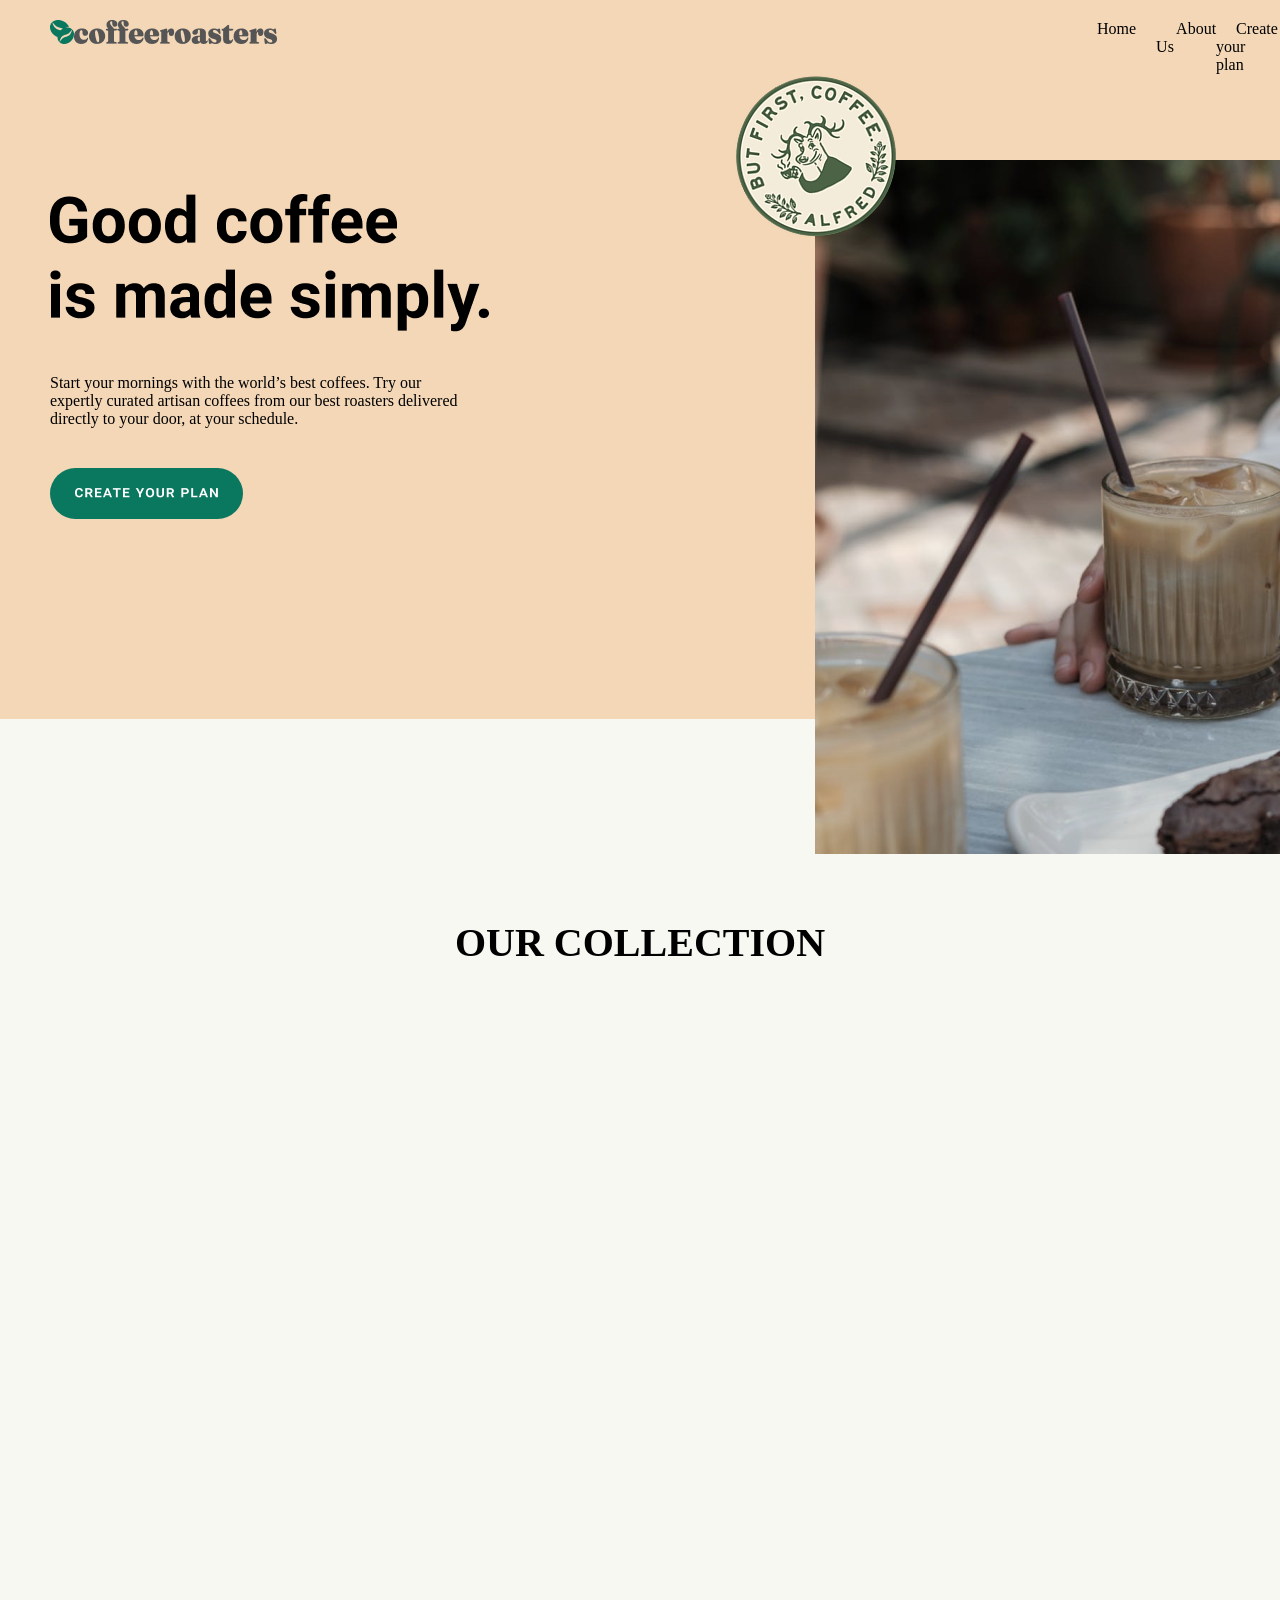
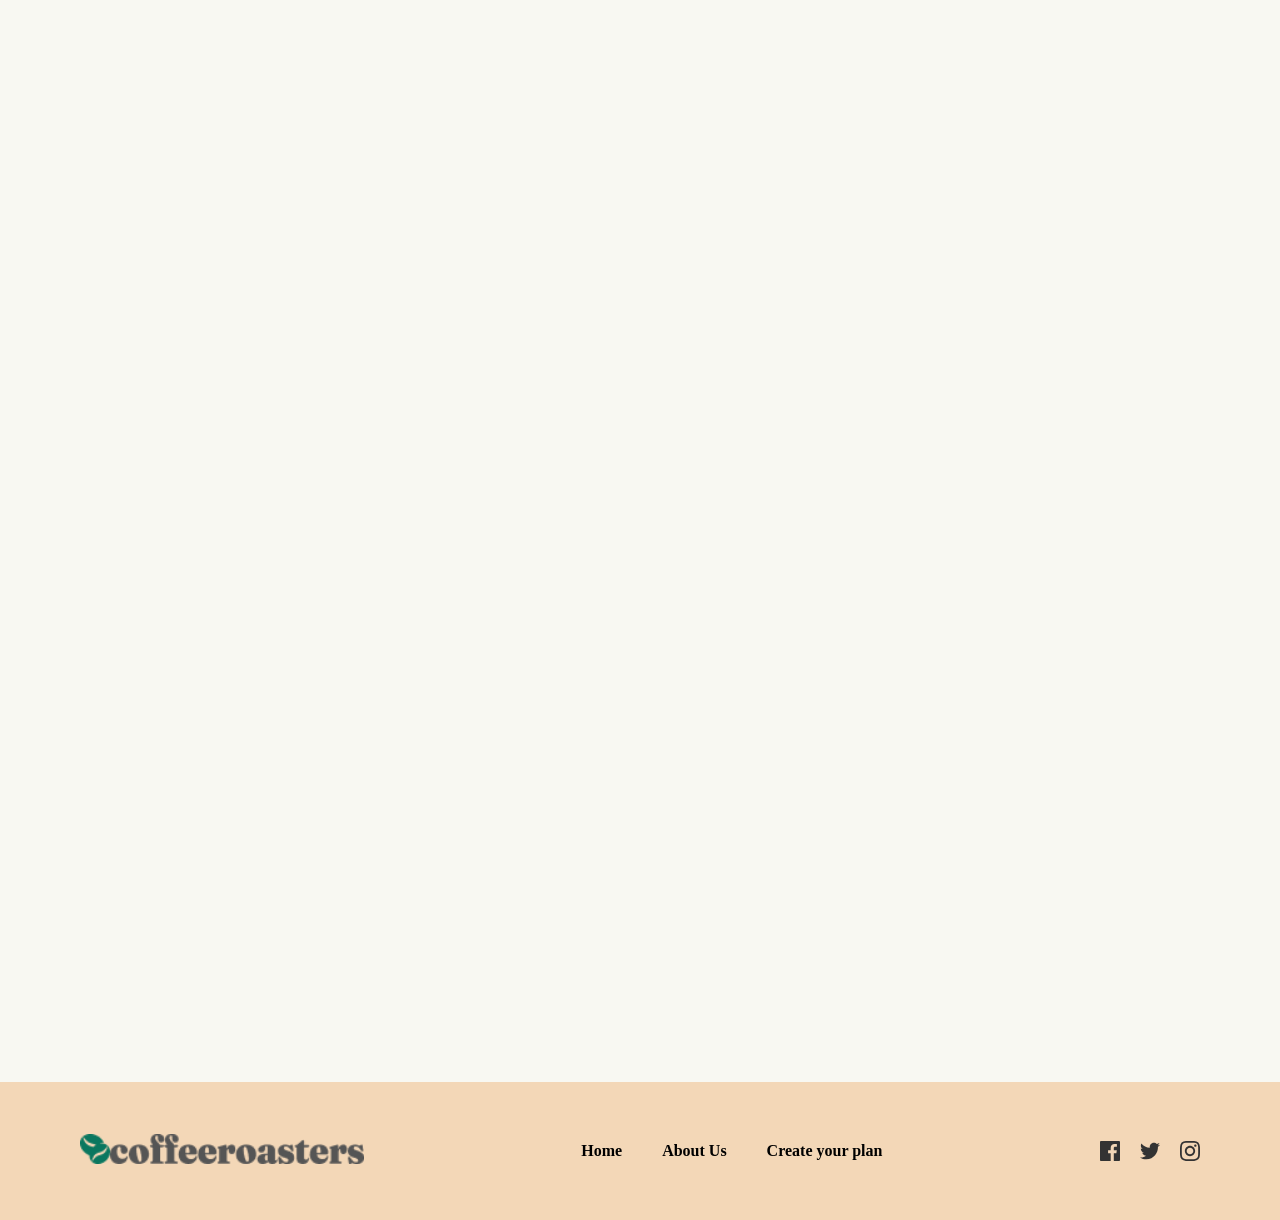
<file: Home Work 20/index.html>
<!DOCTYPE html>
<html lang="en">
<head>
    <meta charset="UTF-8">
    <meta name="viewport" content="width=device-width, initial-scale=1.0">
    <link href="https://unpkg.com/aos@2.3.1/dist/aos.css" rel="stylesheet">
    <link rel="stylesheet" href="style.css">
    <title>Document</title>
</head>
<body>
    <header>
        <nav>
            <div class="nav-logo">
                <img src="./img/Group 3614.png" alt="">
            </div>
            <div class="nav-link">
                <ul>
                    <li>
                        <a href="index.html">Home</a>
                    </li>
                    <li>
                        <a href="about.html">About Us</a>
                    </li>
                    <li>
                        <a href="">Create your plan</a>
                    </li>
                </ul>
            </div>
        </nav>
        <div class="header-text">
            <div class="header-text-h1">
                <img src="./img/Good coffee is made simply..png" alt="">
            </div>
            <div class="header-text-p">
                <p>Start your mornings with the world’s best coffees. Try our expertly curated artisan coffees from our best roasters delivered directly to your door, at your schedule.</p>
            </div>
            <button class="crc">
                <img src="./img/Start your mornings.png" alt="">
            </button>
        </div>
        <div class="header-logo">
            <img src="./img/Rectangle 6797.png" alt="">
        </div>
        <div class="header-icon">
            <img src="./img/image 40.png" alt="">
        </div>
    </header>
    <main>
        <div class="main-h1">
            <h1 class="okak">OUR COLLECTION</h1>
        </div>

        <div class="main-danch">
            <div class="main-danch-Coffee" data-aos="fade-right">
                <img src="./img/kopi4.png" alt="">
            </div>
            <div class="main-danch-text" data-aos="fade-left">
                <h1>DANCHE</h1>
                <p>Ethiopian hand-harvested blend densely packed with vibrant fruit notes.</p>
            </div>
        </div>


        <div class="main-GranEspresso">
            <div class="main-danch-text" data-aos="fade-right">
                <h1>GRAN ESPRESSO</h1>
                <p>Light and flavorful blend with cocoa and black pepper for an intense experience.</p>
            </div>
            <div class="main-danch-Coffee" data-aos="fade-left">
                <img src="./img/kopi1 copy.png" alt="">
            </div>
        </div>

        <div class="main-PICCOLLO">
            <div class="main-danch-Coffee" data-aos="fade-right">
                <img src="./img/kopi3.png" alt="">
            </div>
            <div class="main-danch-text" data-aos="fade-left">
                <h1>PICCOLLO</h1>
                <p>Mild and smooth blend featuring notes of toasted almond and dried cherry.</p>
            </div>
        </div>

        <div class="main-PLANALTO">
            <div class="main-danch-text" data-aos="fade-left">
                <h1>PLANALTO</h1>
                <p>Brazilian dark roast with rich and velvety body, and hints of fruits and nuts.</p>
            </div>
            <div class="main-danch-Coffee" data-aos="fade-right">
                <img width="450" height="375" src="./img/kopi2.png" alt="">
            </div>
        </div>

    </main>
    <footer>
        <div class="footer-logo">
            <img src="./img/Group 3614.png" alt="">
        </div>
        <nav>
            <div class="nav-link2">
                <ul>
                    <li><a href="index.html">Home</a></li>
                    <li><a href="about.html">About Us</a></li>
                    <li><a href="">Create your plan</a></li>
                </ul>
            </div>
        </nav>
        <div class="footer-icon">
            <img src="./img/Path.svg" alt="">
            <img src="./img/Paths.svg" alt="">
            <img  src="./img/Shape.svg" alt="">
    </footer>
    <button class="menu-btn">☰</button>
    <script src="https://unpkg.com/aos@2.3.1/dist/aos.js"></script>
    <script>
  AOS.init();
</script>
</body>
</html>
</file>
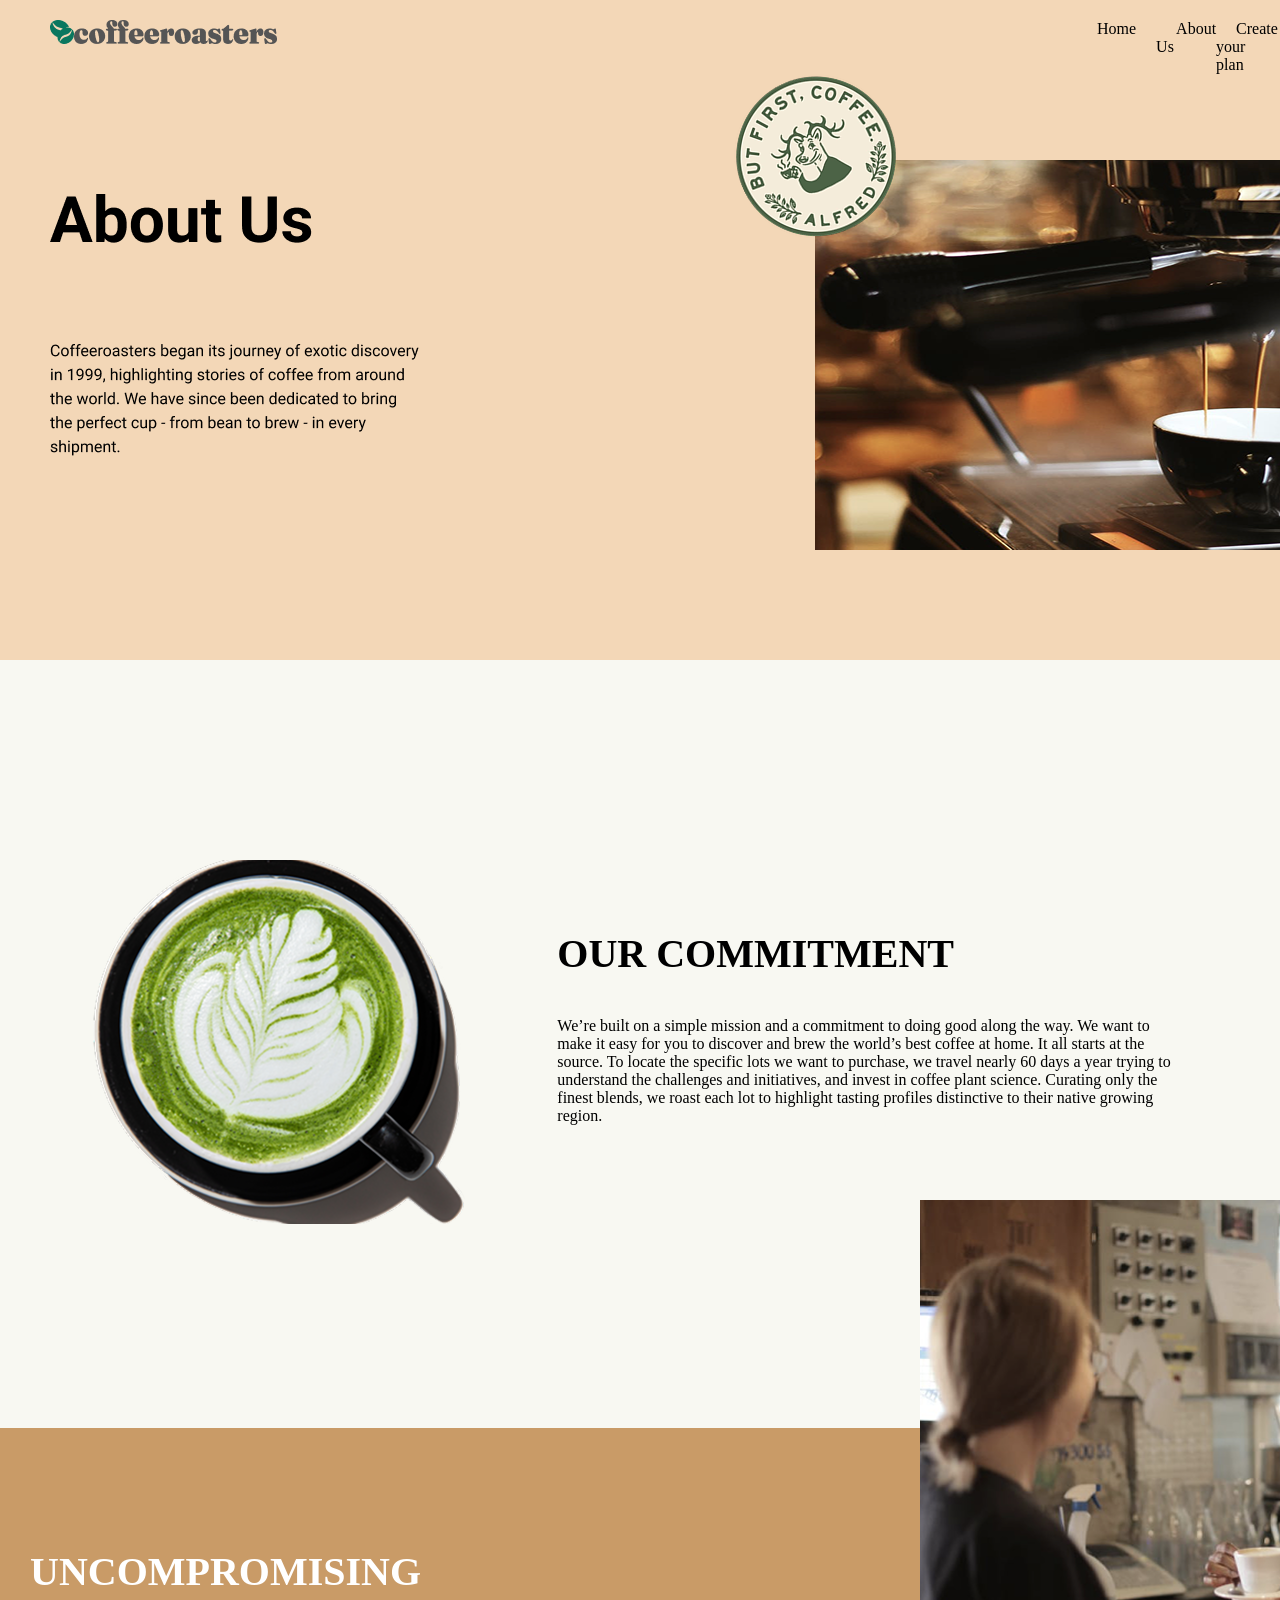
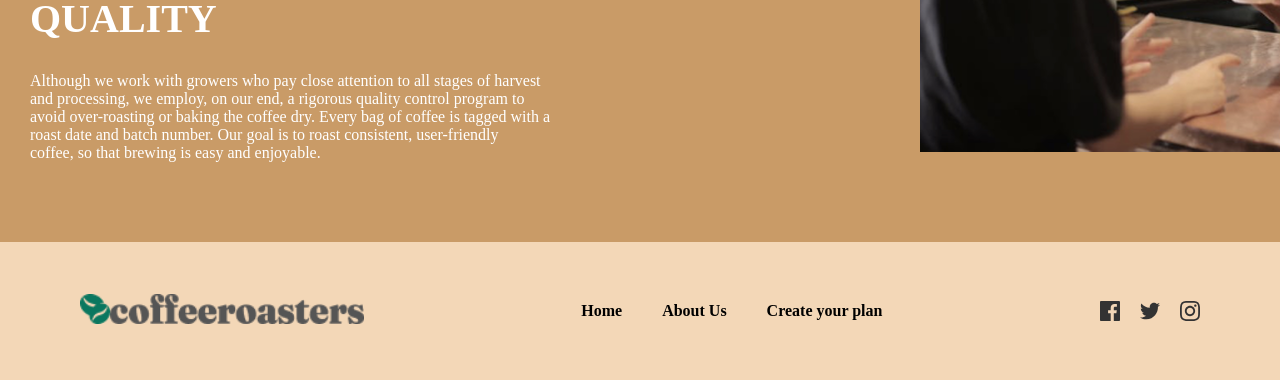
<file: Home Work 20/about.html>
<!DOCTYPE html>
<html lang="en">
<head>
    <meta charset="UTF-8">
    <meta name="viewport" content="width=device-width, initial-scale=1.0">
    <link rel="stylesheet" href="style.css">
    <title>Document</title>
</head>
<body>
    <header>
        <nav>
            <div class="nav-logo">
                <img src="./img/Group 3614.png" alt="">
            </div>
            <div class="nav-link">
                <ul>
                    <li>
                        <a href="index.html">Home</a>
                    </li>
                    <li>
                        <a href="about.html">About Us</a>
                    </li>
                    <li>
                        <a href="">Create your plan</a>
                    </li>
                </ul>
            </div>
        </nav>
        <div class="header-text">
            <div class="header-text-h1">
                <img src="./img/About Us.png" alt="">
            </div>
            <div class="header-text-p2">
                <img src="./img/Start your mornings (1).png" alt="">
            </div>
        </div>
        <div class="header-logo">
            <img src="./img/Rectangle 679.png" alt="">
        </div>
        <div class="header-icon">
            <img src="./img/image 40.png" alt="">
        </div>
    </header>
    <main>
        <div class="Oucommitment">
            <div class="Oucommitment-img">
                <img src="./img/cup-6 1.png" alt="">
            </div>
            <div class="Oucommitment-text">
                <h1 class="okak">OUR COMMITMENT</h1>
                <p>We’re built on a simple mission and a commitment to doing good along the way. We want to make it easy for you to discover and brew the world’s best coffee at home. It all starts at the source. To locate the specific lots we want to purchase, we travel nearly 60 days a year trying to understand the challenges and  initiatives, and invest in coffee plant science. Curating only the finest blends, we roast each lot to highlight tasting profiles distinctive to their native growing region.</p>
            </div>
        </div>
    </main>
    <div class="Your">
        <div class="Your-img">
            <img src="./img/Rectangle 681.png" alt="">
        </div>
        <div class="unc">
            <div class="Your-h1">
                <h1 class="okaks">UNCOMPROMISING QUALITY</h1>
            </div>
            <div class="Your-p">
                <p>Although we work with growers who pay close attention to all stages of harvest <br> and processing, we employ, on our end, a rigorous quality control program to <br> avoid over-roasting or baking the coffee dry. Every bag of coffee is tagged with a <br> roast date and batch number. Our goal is to roast consistent, user-friendly <br> coffee, so that brewing is easy and enjoyable.</p>
            </div>
        </div>
    </div>
    <footer>
        <div class="footer-logo">
            <img src="./img/Group 3614.png" alt="">
        </div>
        <nav>
            <div class="nav-link2">
                <ul>
                    <li><a href="index.html">Home</a></li>
                    <li><a href="about.html">About Us</a></li>
                    <li><a href="">Create your plan</a></li>
                </ul>
            </div>
        </nav>
        <div class="footer-icon">
            <img src="./img/Path.svg" alt="">
            <img src="./img/Paths.svg" alt="">
            <img src="./img/Shape.svg" alt="">
    </footer>
    <button class="menu-btn">☰</button>
</body>
</html>
</file>
<file: Home Work 20/style.css>
*{
    margin: 0;
    padding: 0;
    box-sizing: border-box;
}
header{
    background: #F3D7B7;
}
nav{
    display: flex;
    justify-content: space-between;
    gap: 800px;
    padding: 20px 50px;
}
.nav-link a{
    text-decoration: none;
    color: black;
    padding: 0px 20px;
}
.nav-link ul{
    display: flex;
    list-style-type: none;
}
.header-text-p{
    width: 420px;
    padding: 30px 0px 40px 0px;
}
.header-text-h1{
    width: 447px;
    height: 150px;
}
.crc{
    background: #0A775F;
    border: 1px solid black;
    border-radius: 30px;
    border: none;
    width: 193px;
    height: 51px;
    color: white;
}
.header-text{
    padding: 100px 450px 200px 50px;
}
.header-logo{
   position: absolute; 
   top: 160px;
   left: 815px;
}
.header-icon{
    position: absolute;
    top: 50px;
    left: 710px;
    animation: move 4s infinite;
}
.header-text-p2{
    width: 260px;
}
 footer{
    display: flex;
    align-items: center;
    justify-content: space-between;
    background: #F3D7B7;
    padding: 40px 80px;
}
.footer-logo img{
    height: 30px;
}
.nav-link2 ul{
    display: flex;
    gap: 40px;
    list-style: none;
    margin: 0;
    padding: 0;
}
.nav-link2 a{
    text-decoration: none;
    color: black;
    font-weight: bold;
}
.footer-icon{
    display: flex;
    gap: 20px;
}
.footer-icon img{
    width: 20px;
    cursor: pointer;
}
@keyframes move {
    0% { transform: rotate(0deg) }
    100% { transform: rotate(360deg) }
}

.menu-btn{
    display: none;
    background: transparent;
    border: none;
    font-size: 28px;
    cursor: pointer;
}

main{
    background: #F8F8F2;
}

.main-h1{
    text-align: center;
    padding: 200px 0px;
}

.main-danch{
    display: flex;
    justify-content: space-evenly;
}

.main-GranEspresso{
    display: flex;
    justify-content: space-evenly;
}

.main-PICCOLLO{
    display: flex;
    justify-content: space-evenly;
}

.main-PLANALTO{
    display: flex;
    justify-content: space-evenly;
}

.main-danch-text{
    width: 300px;
    margin-top: 100px;
}

.Oucommitment{
    display: flex;
    justify-content: space-evenly;
    padding: 200px 0px;
}

.Oucommitment-text{
    display: flex;
    flex-direction: column;
    gap: 40px;
    width: 630px;
    margin-top: 70px;
}

.okak{
    font-size: 40px;
}

.Your{
    background: #C99B67;
    color: white;
}

.unc{
    padding: 120px 400px 80px 30px;
}

.Your-p{
    margin-top: 30px;
}

.okaks{
    font-size: 40px;
    width: 400px;
}

.Your-img{
    position: absolute;
    top: 1200px;
    left: 920px;
}
</file>
